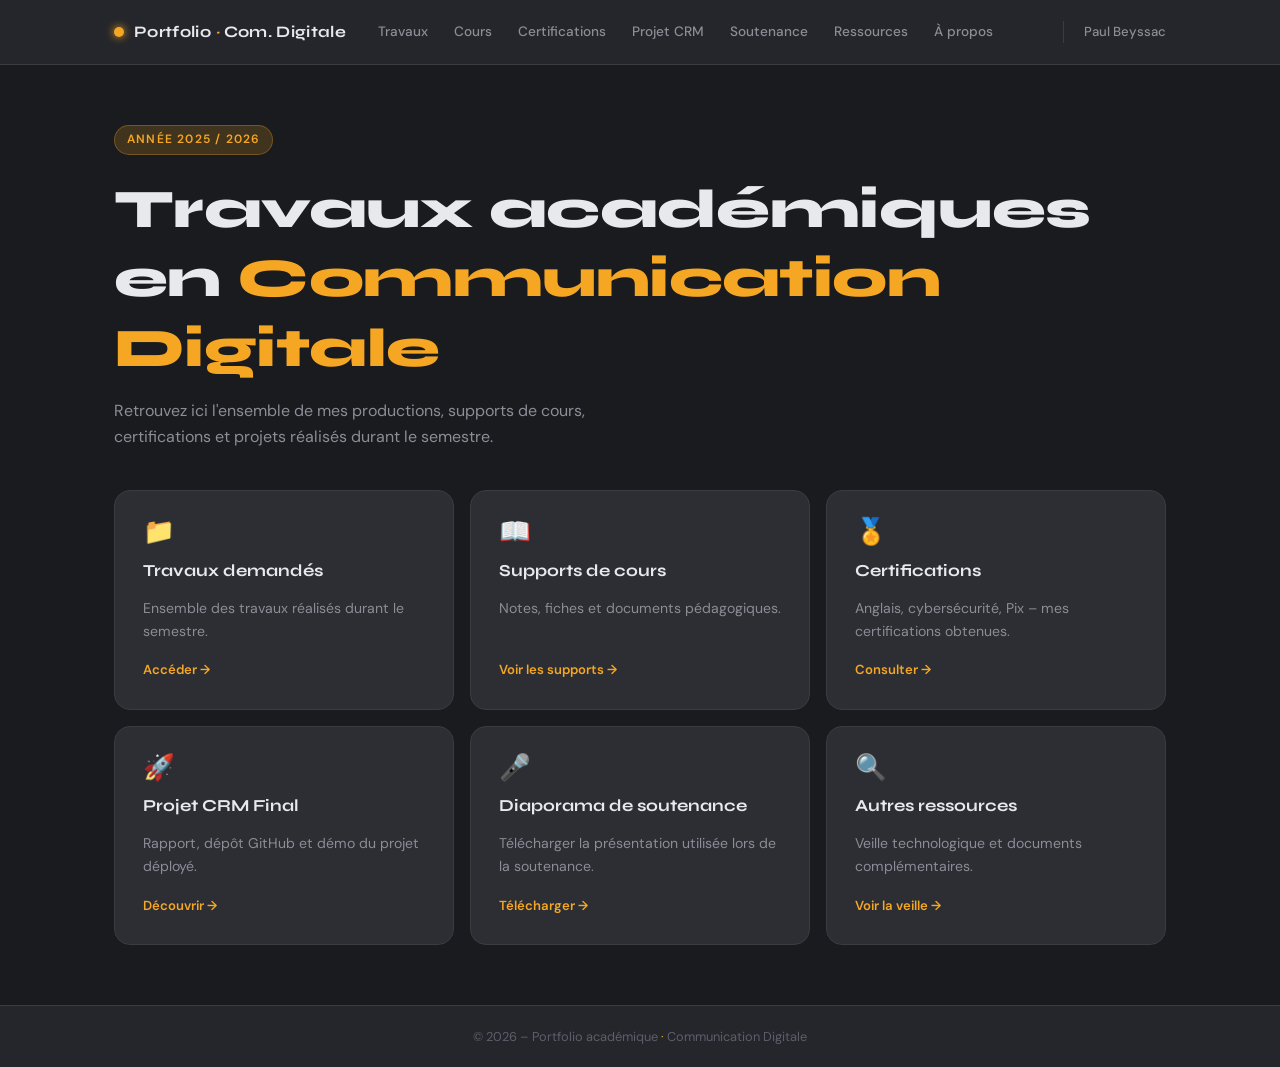
<file: index.html>
<!DOCTYPE html>
<html lang="fr">
<head>
  <meta charset="UTF-8">
  <meta name="viewport" content="width=device-width, initial-scale=1.0">
  <title>Portfolio – Communication Digitale</title>
  <link rel="stylesheet" href="css/style.css">
</head>
<body>

<header>
  <div class="header-inner">
    <a href="index.html" class="header-brand">
      <span class="logo-dot"></span>
      <span>Portfolio <em style="color:var(--accent)">·</em> Com. Digitale</span>
    </a>
    <nav>
      <ul>
        <li><a href="travaux/">Travaux</a></li>
        <li><a href="cours/">Cours</a></li>
        <li><a href="certifications/">Certifications</a></li>
        <li><a href="projetCRM/">Projet CRM</a></li>
        <li><a href="soutenance/diaporama.pdf">Soutenance</a></li>
        <li><a href="ressources/veille.md">Ressources</a></li>
        <li><a href="a-propos.html">À propos</a></li>
      </ul>
    </nav>
    <span class="header-name">Paul Beyssac</span>
  </div>
</header>

<main>
  <section class="hero">
    <span class="hero-tag">Année 2025 / 2026</span>
    <h1>Travaux académiques<br>en <em>Communication Digitale</em></h1>
    <p>Retrouvez ici l'ensemble de mes productions, supports de cours, certifications et projets réalisés durant le semestre.</p>
  </section>

  <div class="sections-grid">

    <a href="travaux/" class="card">
      <div class="card-icon">📁</div>
      <h2>Travaux demandés</h2>
      <p>Ensemble des travaux réalisés durant le semestre.</p>
      <span class="card-arrow">Accéder →</span>
    </a>

    <a href="cours/" class="card">
      <div class="card-icon">📖</div>
      <h2>Supports de cours</h2>
      <p>Notes, fiches et documents pédagogiques.</p>
      <span class="card-arrow">Voir les supports →</span>
    </a>

    <a href="certifications/" class="card">
      <div class="card-icon">🏅</div>
      <h2>Certifications</h2>
      <p>Anglais, cybersécurité, Pix – mes certifications obtenues.</p>
      <span class="card-arrow">Consulter →</span>
    </a>

    <a href="projetCRM/" class="card">
      <div class="card-icon">🚀</div>
      <h2>Projet CRM Final</h2>
      <p>Rapport, dépôt GitHub et démo du projet déployé.</p>
      <span class="card-arrow">Découvrir →</span>
    </a>

    <a href="soutenance/diaporama.pdf" class="card">
      <div class="card-icon">🎤</div>
      <h2>Diaporama de soutenance</h2>
      <p>Télécharger la présentation utilisée lors de la soutenance.</p>
      <span class="card-arrow">Télécharger →</span>
    </a>

    <a href="ressources/veille.md" class="card">
      <div class="card-icon">🔍</div>
      <h2>Autres ressources</h2>
      <p>Veille technologique et documents complémentaires.</p>
      <span class="card-arrow">Voir la veille →</span>
    </a>

  </div>
</main>

<footer>
  <p>© 2026 – Portfolio académique <span>·</span> Communication Digitale</p>
</footer>

<script src="js/main.js"></script>
</body>
</html>
</file>
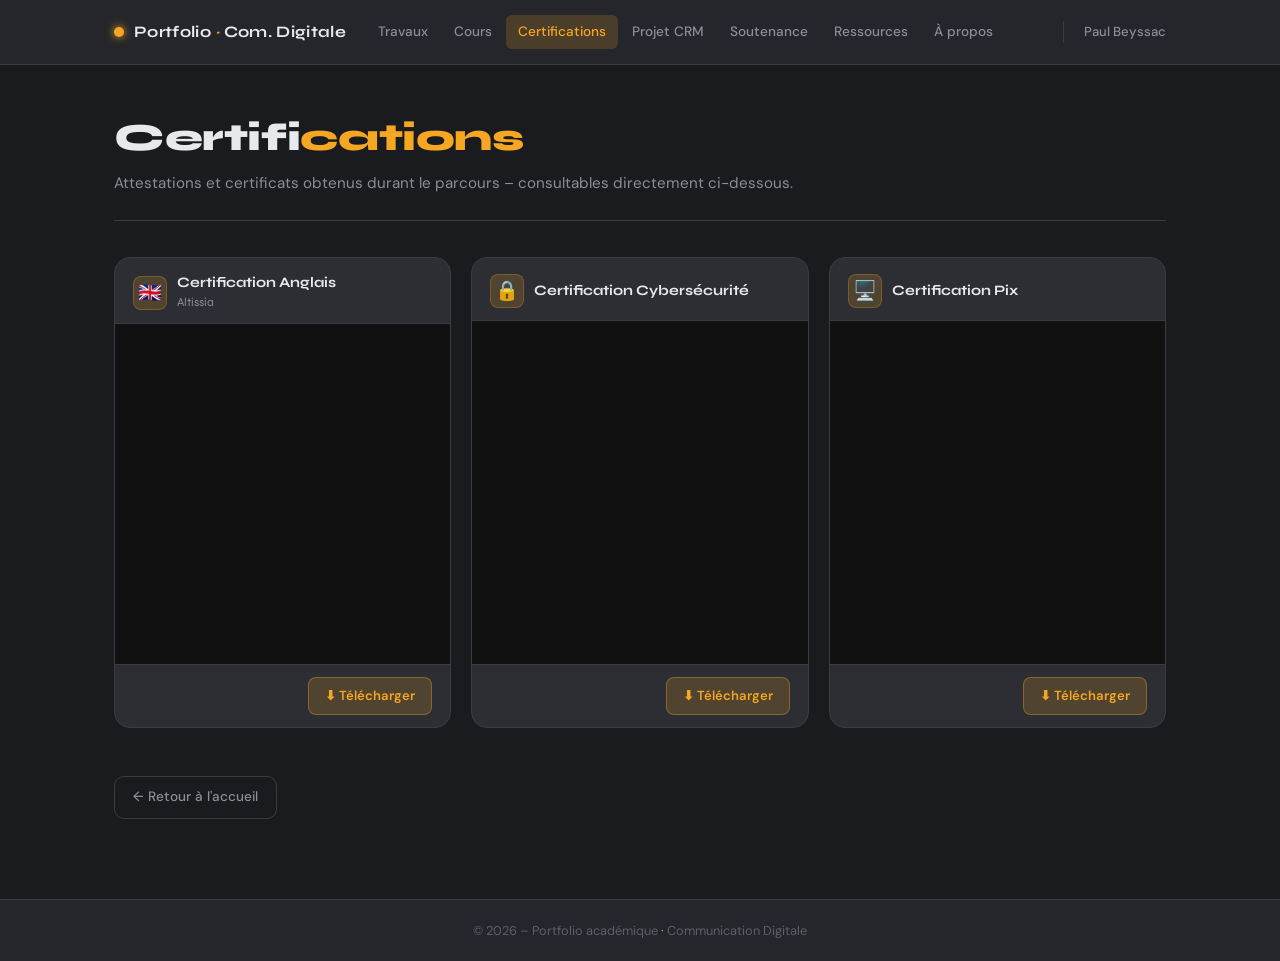
<file: certifications/index.html>
<!DOCTYPE html>
<html lang="fr">
<head>
  <meta charset="UTF-8">
  <meta name="viewport" content="width=device-width, initial-scale=1.0">
  <title>Certifications – Portfolio</title>
  <link rel="stylesheet" href="../css/style.css">
</head>
<body>

<header>
  <div class="header-inner">
    <a href="../index.html" class="header-brand">
      <span class="logo-dot"></span>
      <span>Portfolio <em style="color:var(--accent)">·</em> Com. Digitale</span>
    </a>
    <nav>
      <ul>
        <li><a href="../travaux/">Travaux</a></li>
        <li><a href="../cours/">Cours</a></li>
        <li><a href="../certifications/">Certifications</a></li>
        <li><a href="../projetCRM/">Projet CRM</a></li>
        <li><a href="../soutenance/diaporama.pdf">Soutenance</a></li>
        <li><a href="../ressources/veille.md">Ressources</a></li>
        <li><a href="../a-propos.html">À propos</a></li>
      </ul>
    </nav>
    <span class="header-name">Paul Beyssac</span>
  </div>
</header>

<main>
  <div class="page-content" style="max-width:1100px">
    <h1 class="page-title">Certifi<span>cations</span></h1>
    <p class="page-subtitle">Attestations et certificats obtenus durant le parcours – consultables directement ci-dessous.</p>

    <div class="cert-grid">

      <div class="cert-card">
        <div class="cert-card-header">
          <span class="cert-icon">🇬🇧</span>
          <h3>Certification Anglais<br><small style="color:var(--text-muted);font-weight:400">Altissia</small></h3>
        </div>
        <div class="cert-pdf-frame">
          <iframe src="42006035-2024-en_GB.pdf" title="Certification Anglais Altissia"></iframe>
          <div class="cert-pdf-fallback">
            <span class="fallback-icon">📄</span>
            <span>Aperçu non disponible.<br>Téléchargez le fichier pour le consulter.</span>
          </div>
        </div>
        <div class="cert-card-footer">
          <a href="42006035-2024-en_GB.pdf" download class="btn-download">⬇ Télécharger</a>
        </div>
      </div>

      <div class="cert-card">
        <div class="cert-card-header">
          <span class="cert-icon">🔒</span>
          <h3>Certification Cybersécurité</h3>
        </div>
        <div class="cert-pdf-frame">
          <iframe src="Certificate.pdf" title="Certification Cybersécurité"></iframe>
          <div class="cert-pdf-fallback">
            <span class="fallback-icon">📄</span>
            <span>Aperçu non disponible.<br>Téléchargez le fichier pour le consulter.</span>
          </div>
        </div>
        <div class="cert-card-footer">
          <a href="Certificate.pdf" download class="btn-download">⬇ Télécharger</a>
        </div>
      </div>

      <div class="cert-card">
        <div class="cert-card-header">
          <span class="cert-icon">🖥️</span>
          <h3>Certification Pix</h3>
        </div>
        <div class="cert-pdf-frame">
          <iframe src="certification-pix-20220404.pdf" title="Certification Pix"></iframe>
          <div class="cert-pdf-fallback">
            <span class="fallback-icon">📄</span>
            <span>Aperçu non disponible.<br>Téléchargez le fichier pour le consulter.</span>
          </div>
        </div>
        <div class="cert-card-footer">
          <a href="certification-pix-20220404.pdf" download class="btn-download">⬇ Télécharger</a>
        </div>
      </div>

    </div>

    <a href="../index.html" class="btn-back">← Retour à l'accueil</a>
  </div>
</main>

<footer>
  <p>© 2026 – Portfolio académique <span>·</span> Communication Digitale</p>
</footer>

<script src="../js/main.js"></script>
</body>
</html>
</file>
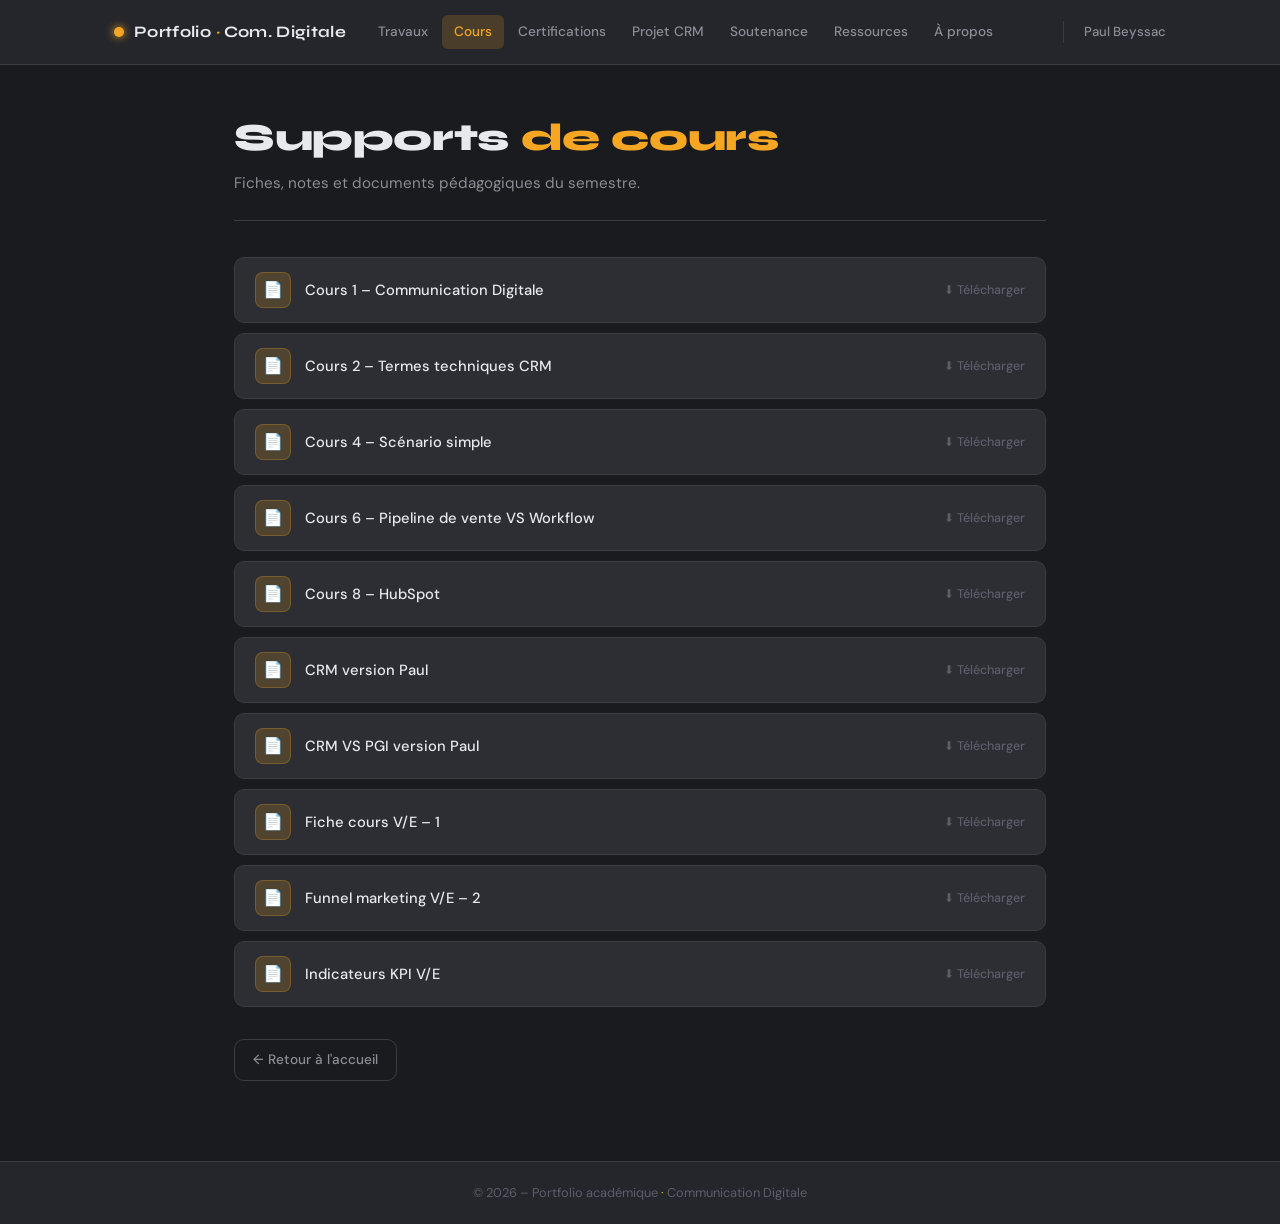
<file: cours/index.html>
<!DOCTYPE html>
<html lang="fr">
<head>
  <meta charset="UTF-8">
  <meta name="viewport" content="width=device-width, initial-scale=1.0">
  <title>Supports de cours – Portfolio</title>
  <link rel="stylesheet" href="../css/style.css">
</head>
<body>

<header>
  <div class="header-inner">
    <a href="../index.html" class="header-brand">
      <span class="logo-dot"></span>
      <span>Portfolio <em style="color:var(--accent)">·</em> Com. Digitale</span>
    </a>
    <nav>
      <ul>
        <li><a href="../travaux/">Travaux</a></li>
        <li><a href="../cours/">Cours</a></li>
        <li><a href="../certifications/">Certifications</a></li>
        <li><a href="../projetCRM/">Projet CRM</a></li>
        <li><a href="../soutenance/diaporama.pdf">Soutenance</a></li>
        <li><a href="../ressources/veille.md">Ressources</a></li>
        <li><a href="../a-propos.html">À propos</a></li>
      </ul>
    </nav>
    <span class="header-name">Paul Beyssac</span>
  </div>
</header>

<main>
  <div class="page-content">
    <h1 class="page-title">Supports <span>de cours</span></h1>
    <p class="page-subtitle">Fiches, notes et documents pédagogiques du semestre.</p>

    <ul class="file-list">

      <li>
        <a href="cours1PaulBeyssac.pdf" download>
          <span class="file-icon">📄</span>
          <span class="file-label">Cours 1 – Communication Digitale</span>
          <span class="file-action">⬇ Télécharger</span>
        </a>
      </li>

      <li>
        <a href="2- termes techniques CRM version Paul.pdf" download>
          <span class="file-icon">📄</span>
          <span class="file-label">Cours 2 – Termes techniques CRM</span>
          <span class="file-action">⬇ Télécharger</span>
        </a>
      </li>

      <li>
        <a href="4-scénario simple.pdf" download>
          <span class="file-icon">📄</span>
          <span class="file-label">Cours 4 – Scénario simple</span>
          <span class="file-action">⬇ Télécharger</span>
        </a>
      </li>

      <li>
        <a href="6- Pipeline de vente VS Workflow.pdf" download>
          <span class="file-icon">📄</span>
          <span class="file-label">Cours 6 – Pipeline de vente VS Workflow</span>
          <span class="file-action">⬇ Télécharger</span>
        </a>
      </li>

      <li>
        <a href="8- hubspot.docx.pdf" download>
          <span class="file-icon">📄</span>
          <span class="file-label">Cours 8 – HubSpot</span>
          <span class="file-action">⬇ Télécharger</span>
        </a>
      </li>

      <li>
        <a href="Copie de 1- CRM version Paul.docx.pdf" download>
          <span class="file-icon">📄</span>
          <span class="file-label">CRM version Paul</span>
          <span class="file-action">⬇ Télécharger</span>
        </a>
      </li>

      <li>
        <a href="CRM VS PGI VERSION Paul.pdf" download>
          <span class="file-icon">📄</span>
          <span class="file-label">CRM VS PGI version Paul</span>
          <span class="file-action">⬇ Télécharger</span>
        </a>
      </li>

      <li>
        <a href="1- fiche cours V_E.pdf" download>
          <span class="file-icon">📄</span>
          <span class="file-label">Fiche cours V/E – 1</span>
          <span class="file-action">⬇ Télécharger</span>
        </a>
      </li>

      <li>
        <a href="2- Pourquoi Étudier le funnel marketing V_E.pdf" download>
          <span class="file-icon">📄</span>
          <span class="file-label">Funnel marketing V/E – 2</span>
          <span class="file-action">⬇ Télécharger</span>
        </a>
      </li>

      <li>
        <a href="Les indicateursKPI V_E.docx.pdf" download>
          <span class="file-icon">📄</span>
          <span class="file-label">Indicateurs KPI V/E</span>
          <span class="file-action">⬇ Télécharger</span>
        </a>
      </li>

    </ul>

    <a href="../index.html" class="btn-back">← Retour à l'accueil</a>
  </div>
</main>

<footer>
  <p>© 2026 – Portfolio académique <span>·</span> Communication Digitale</p>
</footer>

<script src="../js/main.js"></script>
</body>
</html>
</file>
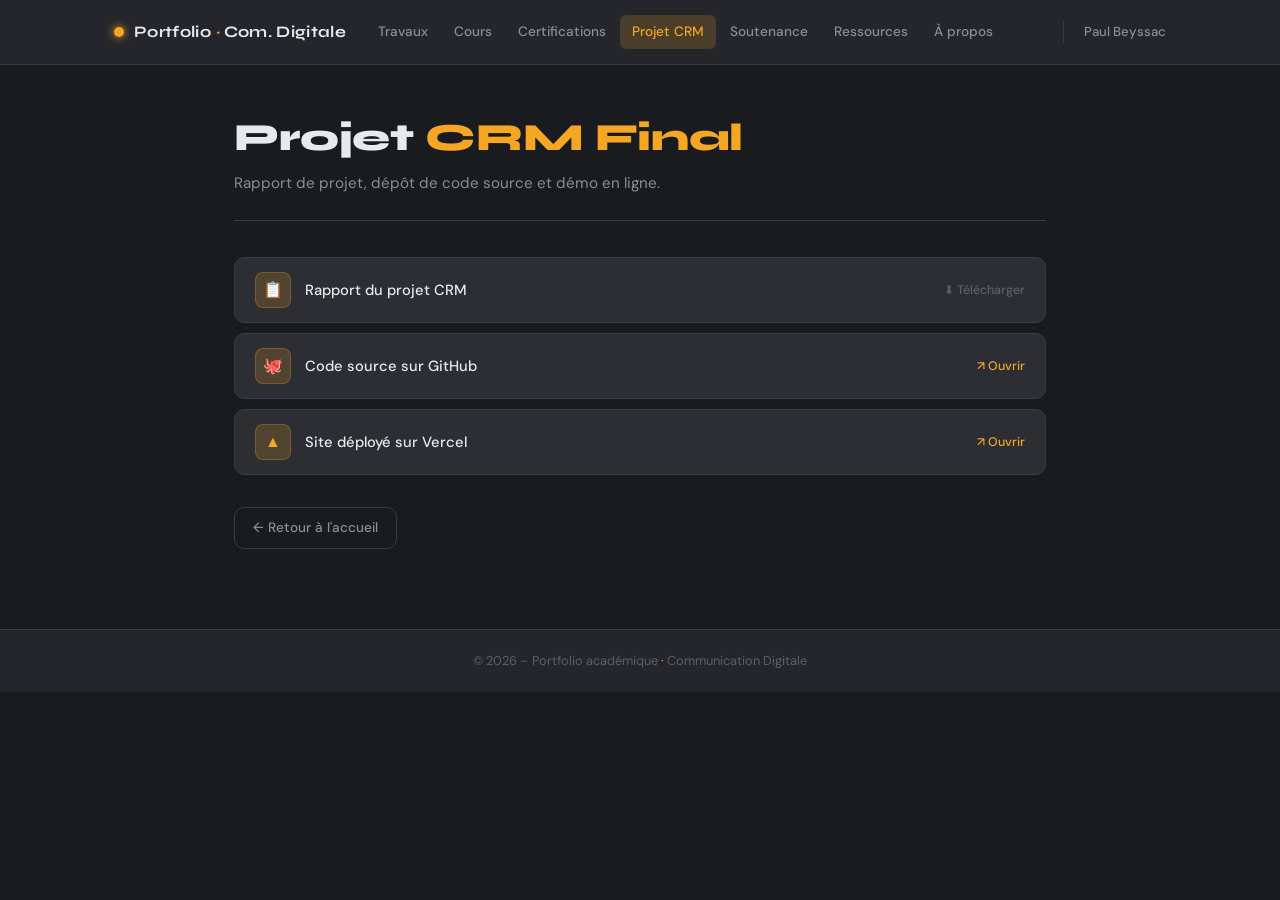
<file: projetCRM/index.html>
<!DOCTYPE html>
<html lang="fr">
<head>
  <meta charset="UTF-8">
  <meta name="viewport" content="width=device-width, initial-scale=1.0">
  <title>Projet CRM Final – Portfolio</title>
  <link rel="stylesheet" href="../css/style.css">
</head>
<body>

<header>
  <div class="header-inner">
    <a href="../index.html" class="header-brand">
      <span class="logo-dot"></span>
      <span>Portfolio <em style="color:var(--accent)">·</em> Com. Digitale</span>
    </a>
    <nav>
      <ul>
        <li><a href="../travaux/">Travaux</a></li>
        <li><a href="../cours/">Cours</a></li>
        <li><a href="../certifications/">Certifications</a></li>
        <li><a href="../projetCRM/">Projet CRM</a></li>
        <li><a href="../soutenance/diaporama.pdf">Soutenance</a></li>
        <li><a href="../ressources/veille.md">Ressources</a></li>
        <li><a href="../a-propos.html">À propos</a></li>
      </ul>
    </nav>
    <span class="header-name">Paul Beyssac</span>
  </div>
</header>

<main>
  <div class="page-content">
    <h1 class="page-title">Projet <span>CRM Final</span></h1>
    <p class="page-subtitle">Rapport de projet, dépôt de code source et démo en ligne.</p>

    <ul class="file-list">

      <li>
        <a href="RapportCRM.pdf" download>
          <span class="file-icon">📋</span>
          <span class="file-label">Rapport du projet CRM</span>
          <span class="file-action">⬇ Télécharger</span>
        </a>
      </li>

      <li>
        <a href="https://github.com/BPaulz3trei/AzelaiComDigitale" target="_blank" rel="noopener" class="btn-external">
          <span class="file-icon">🐙</span>
          <span class="file-label">Code source sur GitHub</span>
          <span class="file-action">↗ Ouvrir</span>
        </a>
      </li>

      <li>
        <a href="https://azelai-com-digitale.vercel.app/login" target="_blank" rel="noopener" class="btn-external">
          <span class="file-icon">▲</span>
          <span class="file-label">Site déployé sur Vercel</span>
          <span class="file-action">↗ Ouvrir</span>
        </a>
      </li>

    </ul>

    <a href="../index.html" class="btn-back">← Retour à l'accueil</a>
  </div>
</main>

<footer>
  <p>© 2026 – Portfolio académique <span>·</span> Communication Digitale</p>
</footer>

<script src="../js/main.js"></script>
</body>
</html>
</file>
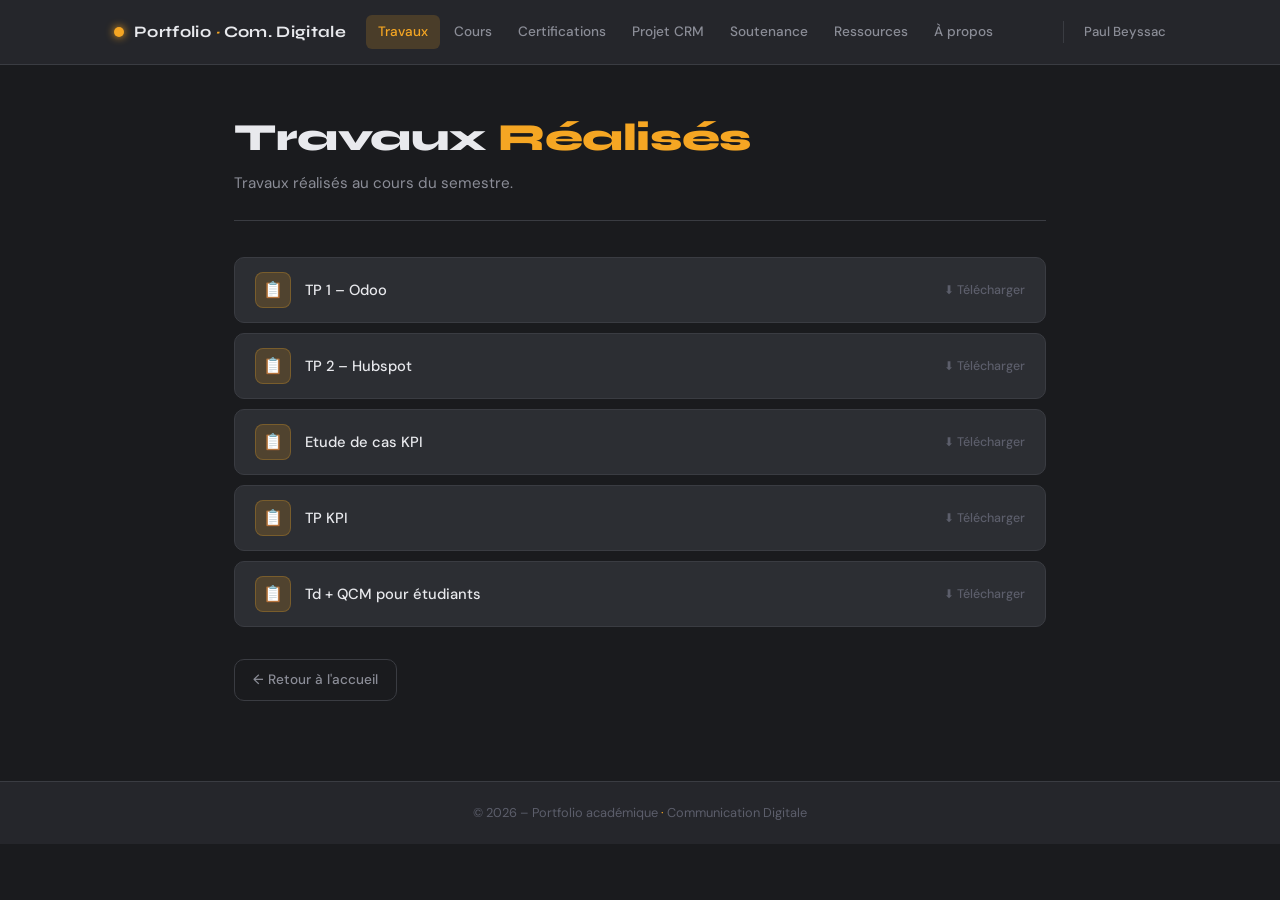
<file: travaux/index.html>
<!DOCTYPE html>
<html lang="fr">
<head>
  <meta charset="UTF-8">
  <meta name="viewport" content="width=device-width, initial-scale=1.0">
  <title>Travaux Réalisés – Portfolio</title>
  <link rel="stylesheet" href="../css/style.css">
</head>
<body>

<header>
  <div class="header-inner">
    <a href="../index.html" class="header-brand">
      <span class="logo-dot"></span>
      <span>Portfolio <em style="color:var(--accent)">·</em> Com. Digitale</span>
    </a>
    <nav>
      <ul>
        <li><a href="../travaux/">Travaux</a></li>
        <li><a href="../cours/">Cours</a></li>
        <li><a href="../certifications/">Certifications</a></li>
        <li><a href="../projetCRM/">Projet CRM</a></li>
        <li><a href="../soutenance/diaporama.pdf">Soutenance</a></li>
        <li><a href="../ressources/veille.md">Ressources</a></li>
        <li><a href="../a-propos.html">À propos</a></li>
      </ul>
    </nav>
    <span class="header-name">Paul Beyssac</span>
  </div>
</header>

<main>
  <div class="page-content">
    <h1 class="page-title">Travaux <span>Réalisés</span></h1>
    <p class="page-subtitle">Travaux réalisés au cours du semestre.</p>

    <ul class="file-list">

      <li>
        <a href="ComDigitaleTP1.pdf" download>
          <span class="file-icon">📋</span>
          <span class="file-label">TP 1 – Odoo</span>
          <span class="file-action">⬇ Télécharger</span>
        </a>
      </li>

      <li>
        <a href="TP Hubspot Paul.pdf" download>
          <span class="file-icon">📋</span>
          <span class="file-label">TP 2 – Hubspot</span>
          <span class="file-action">⬇ Télécharger</span>
        </a>
      </li>

      <li>
        <a href="5- Étude de cas KPI.pdf" download>
          <span class="file-icon">📋</span>
          <span class="file-label">Etude de cas KPI</span>
          <span class="file-action">⬇ Télécharger</span>
        </a>
      </li>

      <li>
        <a href="tp KPI V_E.xlsx" download>
          <span class="file-icon">📋</span>
          <span class="file-label">TP KPI</span>
          <span class="file-action">⬇ Télécharger</span>
        </a>
      </li>
      <li><a href="TdQCM pour étudiants.docx.pdf" download>
        <span class="file-icon">📋</span>
        <span class="file-label">Td + QCM pour étudiants</span>
        <span class="file-action">⬇ Télécharger</span>
      </a>
      </li>

    </ul>

    <a href="../index.html" class="btn-back">← Retour à l'accueil</a>
  </div>
</main>

<footer>
  <p>© 2026 – Portfolio académique <span>·</span> Communication Digitale</p>
</footer>

<script src="../js/main.js"></script>
</body>
</html>
</file>
<file: css/style.css>
@import url('https://fonts.googleapis.com/css2?family=Syne:wght@400;600;700;800&family=DM+Sans:wght@300;400;500&display=swap');

/* ── Variables ── */
:root {
  --bg-base:      #1a1b1e;
  --bg-elevated:  #25262b;
  --bg-card:      #2c2e33;
  --bg-hover:     #333540;
  --border:       #3a3c42;
  --accent:       #f5a623;
  --accent-light: #fbbf4a;
  --accent-glow:  rgba(245, 166, 35, 0.18);
  --text-primary: #e8e9ed;
  --text-muted:   #8b8d97;
  --text-dim:     #5c5e6b;
  --radius:       10px;
  --radius-lg:    16px;
}

/* ── Reset & Base ── */
*, *::before, *::after { box-sizing: border-box; margin: 0; padding: 0; }

html { scroll-behavior: smooth; }

body {
  font-family: 'DM Sans', sans-serif;
  background: var(--bg-base);
  color: var(--text-primary);
  line-height: 1.65;
  min-height: 100vh;
}

/* ── Header / Nav ── */
header {
  background: var(--bg-elevated);
  border-bottom: 1px solid var(--border);
  position: sticky;
  top: 0;
  z-index: 100;
  backdrop-filter: blur(12px);
}

.header-inner {
  max-width: 1100px;
  margin: 0 auto;
  padding: 0 24px;
  display: flex;
  align-items: center;
  justify-content: space-between;
  gap: 20px;
  height: 64px;
}

.header-brand {
  display: flex;
  align-items: center;
  gap: 10px;
  text-decoration: none;
}

.header-brand .logo-dot {
  width: 10px;
  height: 10px;
  border-radius: 50%;
  background: var(--accent);
  box-shadow: 0 0 8px var(--accent);
  flex-shrink: 0;
}

.header-brand span {
  font-family: 'Syne', sans-serif;
  font-weight: 700;
  font-size: 1rem;
  color: var(--text-primary);
  letter-spacing: 0.02em;
}

.header-name {
  font-size: 0.82rem;
  font-weight: 500;
  color: var(--text-muted);
  white-space: nowrap;
  margin-left: auto;
  padding-left: 20px;
  border-left: 1px solid var(--border);
}

nav ul {
  display: flex;
  list-style: none;
  gap: 2px;
  flex-wrap: wrap;
}

nav ul li a {
  display: block;
  padding: 6px 12px;
  font-size: 0.85rem;
  font-weight: 500;
  color: var(--text-muted);
  text-decoration: none;
  border-radius: 6px;
  transition: color 0.2s, background 0.2s;
  white-space: nowrap;
}

nav ul li a:hover,
nav ul li a.active {
  color: var(--accent);
  background: var(--accent-glow);
}

/* ── Hero (index uniquement) ── */
.hero {
  max-width: 1100px;
  margin: 60px auto 40px;
  padding: 0 24px;
}

.hero-tag {
  display: inline-block;
  background: var(--accent-glow);
  color: var(--accent);
  font-size: 0.75rem;
  font-weight: 600;
  letter-spacing: 0.1em;
  text-transform: uppercase;
  padding: 4px 12px;
  border-radius: 20px;
  border: 1px solid rgba(245,166,35,0.3);
  margin-bottom: 20px;
}

.hero h1 {
  font-family: 'Syne', sans-serif;
  font-size: clamp(2rem, 5vw, 3.4rem);
  font-weight: 800;
  line-height: 1.28;
  letter-spacing: -0.01em;
  color: var(--text-primary);
}

.hero h1 em {
  font-style: normal;
  color: var(--accent);
}

.hero p {
  margin-top: 14px;
  font-size: 1rem;
  color: var(--text-muted);
  max-width: 480px;
}

/* ── Grid de sections (index) ── */
.sections-grid {
  max-width: 1100px;
  margin: 0 auto 60px;
  padding: 0 24px;
  display: grid;
  grid-template-columns: repeat(auto-fill, minmax(280px, 1fr));
  gap: 16px;
}

.card {
  background: var(--bg-card);
  border: 1px solid var(--border);
  border-radius: var(--radius-lg);
  padding: 28px;
  display: flex;
  flex-direction: column;
  gap: 12px;
  transition: border-color 0.2s, transform 0.2s, box-shadow 0.2s;
  text-decoration: none;
  color: inherit;
}

.card:hover {
  border-color: var(--accent);
  transform: translateY(-3px);
  box-shadow: 0 8px 32px rgba(0,0,0,0.4), 0 0 0 1px rgba(245,166,35,0.15);
}

.card-icon {
  font-size: 1.6rem;
  line-height: 1;
}

.card h2 {
  font-family: 'Syne', sans-serif;
  font-size: 1.05rem;
  font-weight: 700;
  color: var(--text-primary);
}

.card p {
  font-size: 0.88rem;
  color: var(--text-muted);
  flex: 1;
}

.card-arrow {
  display: inline-flex;
  align-items: center;
  gap: 6px;
  font-size: 0.82rem;
  font-weight: 600;
  color: var(--accent);
  margin-top: 4px;
}

/* ── Page intérieure ── */
.page-content {
  max-width: 860px;
  margin: 0 auto;
  padding: 48px 24px 80px;
}

.page-title {
  font-family: 'Syne', sans-serif;
  font-size: clamp(1.6rem, 4vw, 2.4rem);
  font-weight: 800;
  line-height: 1.3;
  letter-spacing: -0.01em;
  color: var(--text-primary);
  margin-bottom: 8px;
}

.page-title span {
  color: var(--accent);
}

.page-subtitle {
  color: var(--text-muted);
  font-size: 0.95rem;
  margin-bottom: 36px;
  padding-bottom: 24px;
  border-bottom: 1px solid var(--border);
}

/* ── Liste de boutons-fichiers ── */
.file-list {
  display: flex;
  flex-direction: column;
  gap: 10px;
  list-style: none;
}

.file-list li a,
.btn-file {
  display: flex;
  align-items: center;
  gap: 14px;
  background: var(--bg-card);
  border: 1px solid var(--border);
  border-radius: var(--radius);
  padding: 14px 20px;
  color: var(--text-primary);
  text-decoration: none;
  font-size: 0.92rem;
  font-weight: 500;
  transition: border-color 0.2s, background 0.2s, transform 0.15s;
  cursor: pointer;
  width: 100%;
  text-align: left;
}

.file-list li a:hover,
.btn-file:hover {
  border-color: var(--accent);
  background: var(--bg-hover);
  transform: translateX(4px);
}

.file-list li a .file-icon,
.btn-file .file-icon {
  width: 36px;
  height: 36px;
  border-radius: 8px;
  background: var(--accent-glow);
  border: 1px solid rgba(245,166,35,0.25);
  display: flex;
  align-items: center;
  justify-content: center;
  font-size: 1rem;
  flex-shrink: 0;
  color: var(--accent);
}

.file-list li a .file-label,
.btn-file .file-label {
  flex: 1;
}

.file-list li a .file-action,
.btn-file .file-action {
  font-size: 0.78rem;
  color: var(--text-dim);
  display: flex;
  align-items: center;
  gap: 4px;
}

/* ── Lien externe (GitHub, Vercel…) ── */
.btn-external {
  background: var(--bg-elevated);
  border-color: var(--accent);
}

.btn-external .file-action {
  color: var(--accent) !important;
}

/* ── Bouton de retour ── */
.btn-back {
  display: inline-flex;
  align-items: center;
  gap: 8px;
  padding: 9px 18px;
  background: transparent;
  border: 1px solid var(--border);
  border-radius: var(--radius);
  color: var(--text-muted);
  text-decoration: none;
  font-size: 0.85rem;
  font-weight: 500;
  transition: border-color 0.2s, color 0.2s;
  margin-top: 32px;
}

.btn-back:hover {
  border-color: var(--accent);
  color: var(--accent);
}

/* ── Footer ── */
footer {
  background: var(--bg-elevated);
  border-top: 1px solid var(--border);
  text-align: center;
  padding: 20px;
  font-size: 0.8rem;
  color: var(--text-dim);
}

footer span {
  color: var(--accent);
}

/* ── PDF Viewer Cards ── */
.cert-grid {
  display: grid;
  grid-template-columns: repeat(auto-fill, minmax(280px, 1fr));
  gap: 20px;
  margin-bottom: 16px;
}

.cert-card {
  background: var(--bg-card);
  border: 1px solid var(--border);
  border-radius: var(--radius-lg);
  overflow: hidden;
  transition: border-color 0.2s, box-shadow 0.2s;
  display: flex;
  flex-direction: column;
}

.cert-card:hover {
  border-color: var(--accent);
  box-shadow: 0 6px 24px rgba(0,0,0,0.35), 0 0 0 1px rgba(245,166,35,0.12);
}

.cert-card-header {
  padding: 16px 18px 12px;
  display: flex;
  align-items: center;
  gap: 10px;
  border-bottom: 1px solid var(--border);
}

.cert-card-header .cert-icon {
  font-size: 1.2rem;
  width: 34px;
  height: 34px;
  border-radius: 8px;
  background: var(--accent-glow);
  border: 1px solid rgba(245,166,35,0.25);
  display: flex;
  align-items: center;
  justify-content: center;
  flex-shrink: 0;
}

.cert-card-header h3 {
  font-family: 'Syne', sans-serif;
  font-size: 0.9rem;
  font-weight: 700;
  color: var(--text-primary);
  line-height: 1.3;
}

.cert-pdf-frame {
  flex: 1;
  min-height: 340px;
  background: #111;
  position: relative;
}

.cert-pdf-frame iframe {
  width: 100%;
  height: 340px;
  border: none;
  display: block;
}

.cert-pdf-fallback {
  display: none;
  flex-direction: column;
  align-items: center;
  justify-content: center;
  height: 340px;
  gap: 10px;
  color: var(--text-muted);
  font-size: 0.85rem;
  text-align: center;
  padding: 20px;
}

.cert-pdf-fallback .fallback-icon {
  font-size: 2.5rem;
}

.cert-card-footer {
  padding: 12px 18px;
  border-top: 1px solid var(--border);
  display: flex;
  justify-content: flex-end;
}

.btn-download {
  display: inline-flex;
  align-items: center;
  gap: 7px;
  padding: 7px 16px;
  background: var(--accent-glow);
  border: 1px solid rgba(245,166,35,0.35);
  border-radius: 8px;
  color: var(--accent);
  text-decoration: none;
  font-size: 0.82rem;
  font-weight: 600;
  transition: background 0.2s, border-color 0.2s;
}

.btn-download:hover {
  background: rgba(245,166,35,0.28);
  border-color: var(--accent);
}

/* ── Scrollbar ── */
::-webkit-scrollbar { width: 6px; }
::-webkit-scrollbar-track { background: var(--bg-base); }
::-webkit-scrollbar-thumb { background: var(--border); border-radius: 3px; }
::-webkit-scrollbar-thumb:hover { background: var(--accent); }

/* ── Responsive ── */
@media (max-width: 700px) {
  .header-inner { flex-direction: column; height: auto; padding: 12px 16px; gap: 8px; }
  nav ul { gap: 0; justify-content: center; }
  nav ul li a { padding: 5px 9px; font-size: 0.78rem; }
  .sections-grid { grid-template-columns: 1fr; }
}
</file>
